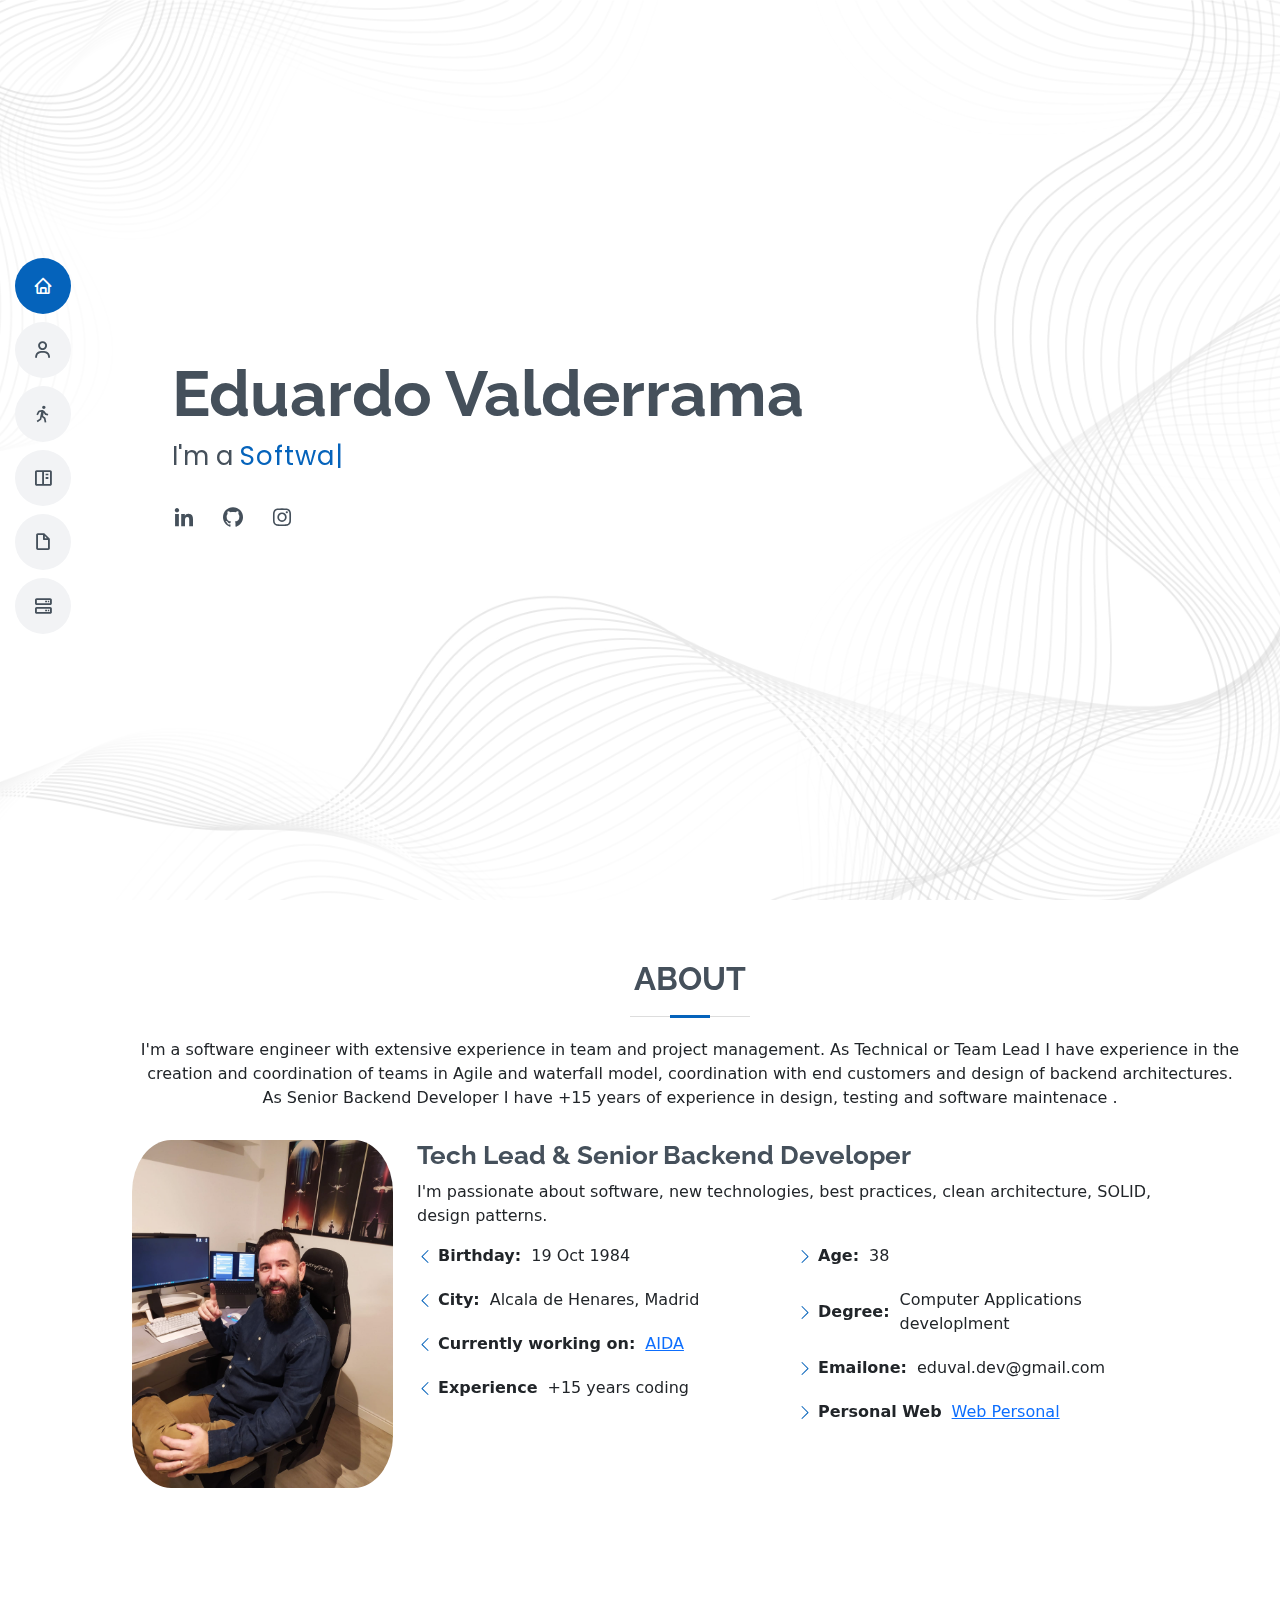
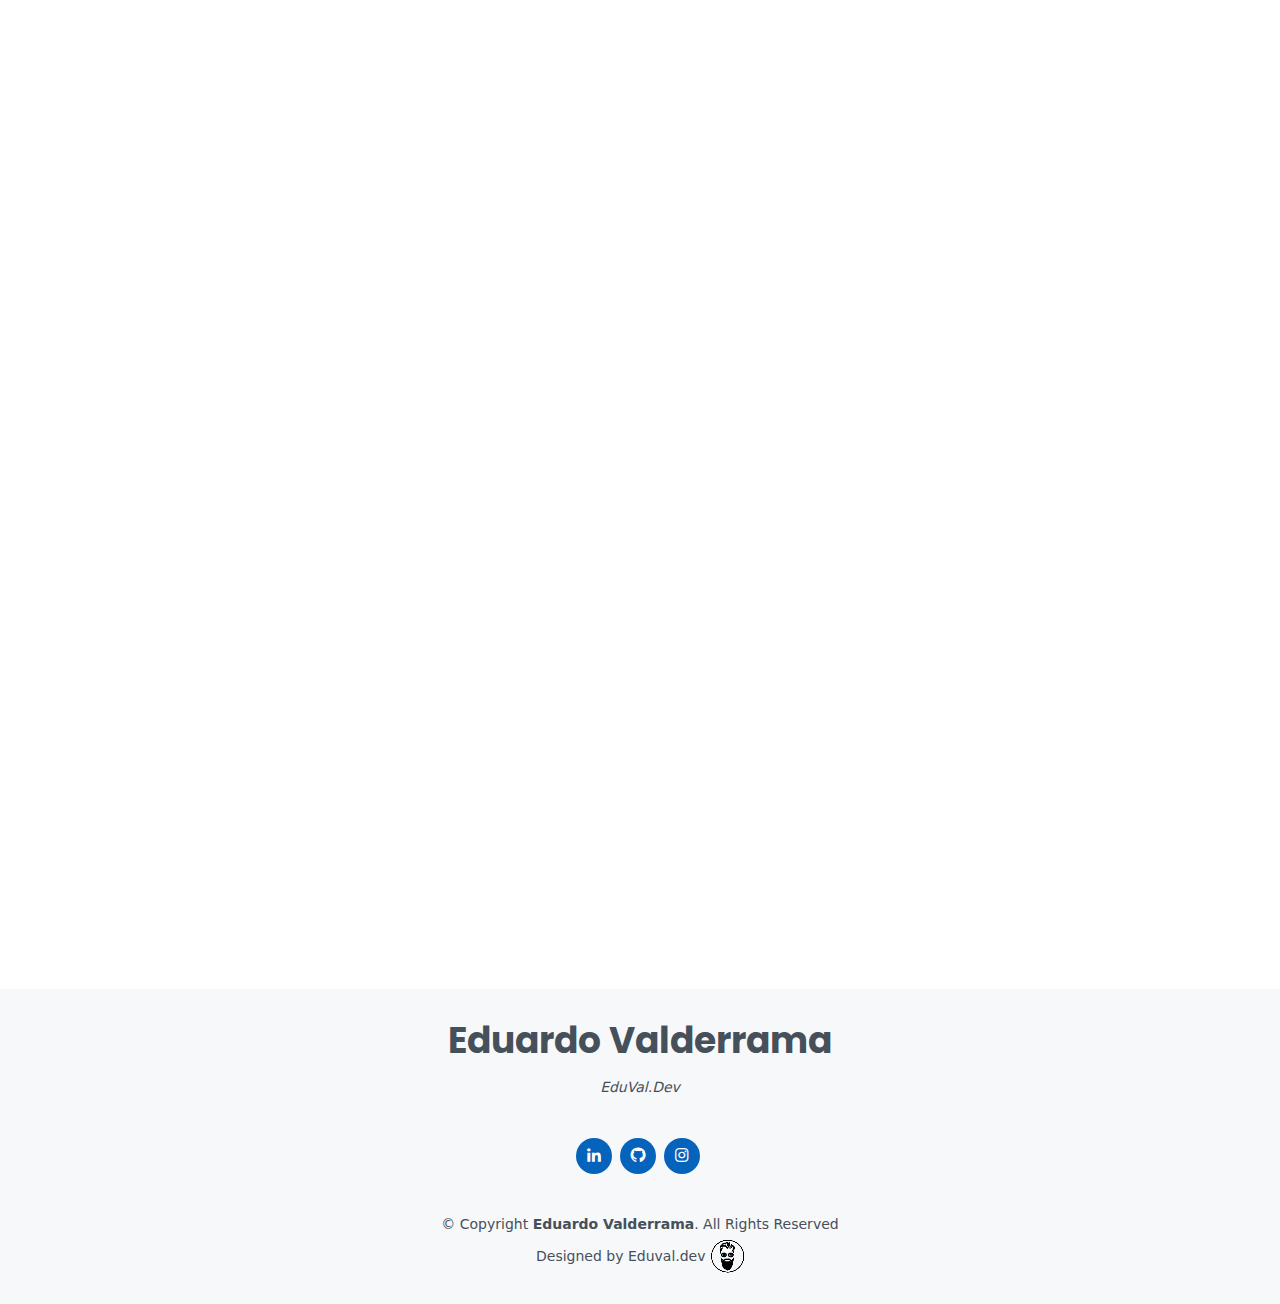
<file: index.html>
<!DOCTYPE html>
<html lang="en">

<head>
    <meta charset="utl-8">
    <meta content="width=device-width, intial-cale=1.0" name="viewport">

    <title>Eduardo Valderrama</title>
    <meta content="Portfolio profesional Eduardo Valderrama Murillo" name="description">    
    <meta content="Software Engineer portfolio of Eduardo Valderrama Murillo, Teach Lead, C#, FullStack, Backend Developer, Frontend Developer,HTML, CSS, JavaScript, Professional developer with more than 15 years of experience" name="keywords">

      <!-- Favicons -->
    <link href="assets/img/logoPeq.png" rel="icon"> 
    <link href="assets/img/logoPeq.png" rel="apple-touch-icon">   

    <!-- Google Fonts -->
    <link href="https://fonts.googleapis.com/css?family=Open+Sans:300,300i,400,400i,600,600i,700,700i|Raleway:300,300i,400,400i,500,500i,600,600i,700,700i|Poppins:300,300i,400,400i,500,500i,600,600i,700,700i" rel="stylesheet">
    
     <!-- CSS File -->
    <link href="assets/css/style.css" rel="stylesheet">

     <!-- Vendor CSS Files -->
    <link href="assets/vendor/aos/aos.css" rel="stylesheet"> 
    <link href="assets/vendor/bootstrap/css/bootstrap.min.css" rel="stylesheet"> 
    <link href="assets/vendor/bootstrap-icons/bootstrap-icons.css" rel="stylesheet">
    <link href="assets/vendor/boxicons/css/boxicons.min.css" rel="stylesheet">
    <link href="assets/vendor/glightbox/css/glightbox.min.css" rel="stylesheet">
    <link href="assets/vendor/swiper/swiper-bundle.min.css" rel="stylesheet">

</head>
<body>
    <!-- ======= Mobile nav toggle button ======= -->
    <!-- <button type="button" class="mobile-nav-toggle d-xl-none"><i class="bi bi-list mobile-nav-toggle"></i></button> -->
    <i class="bi bi-list mobile-nav-toggle d-lg-none"></i>
    <!-- ======= Header ======= -->
    <header id="header" class="d-flex flex-column justify-content-center">
      <!-- .nav-menu -->
      <nav id="navbar" class="navbar nav-menu">
        <ul>
          <li><a href="#hero" class="nav-link scrollto active"><i class="bx bx-home"></i> <span>Home</span></a></li>
          <li><a href="#about" class="nav-link scrollto"><i class="bx bx-user"></i> <span>About</span></a></li>
          <li><a href="#skills" class="nav-link scrollto"><i class="bx bx-walk"></i> <span>Skills</span></a></li>          
          <li><a href="#portfolio" class="nav-link scrollto"><i class="bx bx-book-content"></i> <span>Portfolio</span></a></li>   
          <li><a href="#resume" class="nav-link scrollto"><i class="bx bx-file-blank"></i> <span>Resume</span></a></li>       
          <li><a href="#testimonials" class="nav-link scrollto"><i class="bx bx-server"></i> <span>testimonials</span></a></li>
           <!--<li><a href="#contact" class="nav-link scrollto"><i class="bx bx-envelope"></i> <span>Contact</span></a></li>-->
        </ul>
      </nav>
    </header>

    <!-- ======= Hero Section ======= -->
    <section id="hero" class="d-flex flex-column justify-content-center">
      <div class="container" data-aos="zoom-in" data-aos-delay="100">
        <h1>Eduardo Valderrama</h1>
        <p>I'm a <span class="typed" data-typed-items="Software Engineer, Developer, Technical Lead, Team and Project Manager"></span></p>
        <div class="social-links">          
          <a href="https://www.linkedin.com/in/eduardovalderramamurillo/" class="linkedin"><i class="bx bxl-linkedin"></i></a>
          <a href="https://github.com/Eduval84" class="github"><i class="bx bxl-github"></i></a>
          <a href="https://www.instagram.com/eduval.dev/" class="instagram"><i class="bx bxl-instagram"></i></a>          
        </div>
      </div>
    </section>
  
    <main id="main">
  
      <!-- ======= About Section ======= -->
      <section id="about" class="about">
        <div class="container aos-init aos-animate" data-aos="fade-up">  
          <div class="section-title">
            <h2>About</h2>
            <p>I'm a software engineer with extensive experience in team and project management. As Technical or Team Lead I have experience in the creation and coordination of teams in Agile and waterfall model, 
              coordination with end customers and design of backend architectures. </p>
            <p>As Senior Backend Developer I have +15 years of experience in design, testing and software maintenace .</p>            
          </div>  
          <div class="row">
            <div class="col-lg-3" >
              <img src="assets/img/profile-img2.jpeg" class="img-fluid" alt="">
            </div>
            <div class="col-lg-8 pt-4 pt-lg-0 content">
              <h3>Tech Lead &amp; Senior Backend Developer                
              </h3>
              <p>I'm passionate about software, new technologies, best practices, clean architecture, SOLID, design patterns.</p>
              <div class="row">
                <div class="col-lg-6">
                  <ul>
                    <li><i class="bi bi-chevron-left"></i> <strong>Birthday:</strong> <span>19 Oct 1984</span></li>
                    <li><i class="bi bi-chevron-left"></i> <strong>City:</strong> <span>Alcala de Henares, Madrid</span></li>
                    <li><i class="bi bi-chevron-left"></i> <strong>Currently working on:</strong> <span> <a href="https://www.aidacanarias.com/en/welcome/">AIDA</a></span></li>
                    <li><i class="bi bi-chevron-left"></i> <strong>Experience</strong>+15 years coding<span></span></li>
                  </ul>
                </div>
                <div class="col-lg-6">
                  <ul>
                    <li><i class="bi bi-chevron-right"></i> <strong>Age:</strong> <span>38</span></li>
                    <li><i class="bi bi-chevron-right"></i> <strong>Degree:</strong> <span>Computer Applications developlment</span></li>
                    <li><i class="bi bi-chevron-right"></i> <strong>Emailone:</strong> <span>eduval.dev@gmail.com</span></li>  
                    <li><i class="bi bi-chevron-right"></i> <strong>Personal Web </strong> <span> <a href="https://www.eduval.dev/">Web Personal</a> </span></li>                  
                  </ul>
                </div>
              </div>              
            </div>
          </div>
  
        </div>
      </section> 
      
            <!-- ======= Portfolio Section ======= -->
      <section id="portfolio" class="portfolio section-bg">
        <div class="container" data-aos="fade-up">
  
          <div class="section-title">
            <h2>Portfolio</h2>
            <p>Some of the projects I have been involved in</p>
          </div>
  
          <div class="row">
            <div class="col-lg-12 d-flex justify-content-center" data-aos="fade-up" data-aos-delay="100">
              <ul id="portfolio-flters">
                <li data-filter="*" class="filter-active">All</li>
                <li data-filter=".filter-app">App</li>        
                <li data-filter=".filter-web">Web</li>
              </ul>
            </div>
          </div>
  
          <div class="row portfolio-container" data-aos="fade-up" data-aos-delay="200">
  
            <div class="col-lg-4 col-md-6 portfolio-item filter-app">
              <div class="portfolio-wrap">
                <img src="assets/img/portfolio/Waylet-1.jfif" class="img-fluid" alt="">
                <div class="portfolio-info">
                  <h4>Waylet</h4>
                  <p>App de pago y fidelización de Repsol.</p>
                  <div class="portfolio-links">                    
                    <a href="https://waylet.es/" class="portfolio-details-lightbox" data-glightbox="type: external" title="Waylet Details"><i class="bx bx-link"></i></a>
                  </div>
                </div>
              </div>
            </div>
  
            <div class="col-lg-4 col-md-6 portfolio-item filter-web">
              <div class="portfolio-wrap">
                <img src="assets/img/portfolio/CertificacionEnvios.jpg" class="img-fluid" alt="">
                <div class="portfolio-info">
                  <h4>Certificación de Envíos</h4>
                  <p>Plataforma Web para la certificación de envíos.</p>
                  <div class="portfolio-links">                    
                    <a href="https://www.cgpe.es/doc/CertificacionEnvios/ModeloComercializacion/ComercializacionServicios.pdf" class="portfolio-details-lightbox" data-glightbox="type: external" title="Certificacion de envíos Details"><i class="bx bx-link"></i></a>
                  </div>
                </div>
              </div>
            </div>     
            
            <div class="col-lg-4 col-md-6 portfolio-item filter-app">
              <div class="portfolio-wrap">
                <img src="assets/img/portfolio/TMS_Solred.jpg" class="img-fluid" alt="">
                <div class="portfolio-info">
                  <h4>TMS Solred</h4>
                  <p>Plataforma de medios de pago TMS SOLRED (REPSOL).</p>
                  <div class="portfolio-links">                    
                    <a href="http://alvic.net/en/products/petrol-stations/station/additional-modules/tms-solred-platform" class="portfolio-details-lightbox" data-glightbox="type: external" title="TMS Details"><i class="bx bx-link"></i></a>
                  </div>
                </div>
              </div>
            </div>
  
            <div class="col-lg-4 col-md-6 portfolio-item filter-web">
              <div class="portfolio-wrap">
                <img src="assets/img/portfolio/TrasladoDeCopias.jpg" class="img-fluid" alt="">
                <div class="portfolio-info">
                  <h4>Traslado de Copias</h4>
                  <p>Web para el traslado de copias para el consejo general de procuradores de España.</p>
                  <div class="portfolio-links">                    
                    <a href="https://www.cgpe.es/manuales-y-descargas-de-aplicaciones/traslado-de-copias/" class="portfolio-details-lightbox" data-glightbox="type: external" title="Portfolio Details"><i class="bx bx-link"></i></a>
                  </div>
                </div>
              </div>
            </div>
                
            <div class="col-lg-4 col-md-6 portfolio-item filter-web">
              <div class="portfolio-wrap">
                <img src="assets/img/portfolio/Muchoviaje.jpg" class="img-fluid" alt="">
                <div class="portfolio-info">
                  <h4>Muchoviaje</h4>
                  <p>Agencia de Viajes Web lider en el sector</p>
                  <div class="portfolio-links">                    
                    <a href="https://www.muchoviaje.com" ><i class="bx bx-link"></i></a>
                  </div>
                </div>
              </div>
            </div>

            <div class="col-lg-4 col-md-6 portfolio-item filter-app">
              <div class="portfolio-wrap">
                <img src="assets/img/portfolio/DocQuijote.jpg" class="img-fluid" alt="">
                <div class="portfolio-info">
                  <h4>DocQuijote</h4>
                  <p>Suite Documental.</p>
                  <div class="portfolio-links">                    
                    <a href="https://copimar.net/inicio/seguridad-software-hardware/software-docquijote/" class="portfolio-details-lightbox" data-glightbox="type: external" title="TMS Details"><i class="bx bx-link"></i></a>
                  </div>
                </div>
              </div>
            </div>
  
          </div>
  
        </div>
      </section><!--End Portfolio Section -->  
  
      <!-- ======= Skills Section ======= -->
      <section id="skills" class="skills section-bg">
        <div class="container" data-aos="fade-up">
  
          <div class="section-title">
            <h2>Skills</h2>
            <p>I am a backend developer,I haven`t problem going out of my comfort zone to learn new languages or frameworks. I have experience working with .Net Framework applications developed with Microsofot Visual Studio (versions 2003 to 2022). SQL, API Rest, HTML5, CSS, bootstrap, JavaScript, Angular, VUE, Distributed Version Control Systems (Git, SubVersion, TFS), Entity Framework.</p>
          </div>        

          <div class="skills__container aos-init aos-animate" data-aos="fade-up" data-aos-delay="100" data-aos-duration="1000">
            <div class="skills__item"><img src="assets/img/skills/csharp.png" alt="C# icon" class="skills__icon"><p class="skills__text"></p>C#</div>
            <div class="skills__item"><img src="assets/img/skills/java.png" alt="Java icon" class="skills__icon"><p class="skills__text"></p>Java</div>                 
            <div class="skills__item"><img src="assets/img/skills/Js.png" alt="JavaScript icon" class="skills__icon"><p class="skills__text"></p>JavaScript</div>
            <div class="skills__item"><img src="assets/img/skills/Ts.png" alt="TypeScript icon" class="skills__icon"><p class="skills__text"></p>TypeScript</div>
            <div class="skills__item"><img src="assets/img/skills/angular.png" alt="Angular icon" class="skills__icon"><p class="skills__text"></p>Angular</div>          
            <div class="skills__item"><img src="assets/img/skills/Html.png" alt="HTML icon" class="skills__icon"><p class="skills__text"></p>HTML</div>
            <div class="skills__item"><img src="assets/img/skills/css.png" alt="CSS icon" class="skills__icon"><p class="skills__text"></p>CSS</div>
            <div class="skills__item"><img src="assets/img/skills/SQL.png" alt="SQL Server icon" class="skills__icon"><p class="skills__text"></p>SQL Server</div>
            <div class="skills__item"><img src="assets/img/skills/mongodblogo-150x150.png" alt="Mongo DB icon" class="skills__icon"><p class="skills__text"></p>Mongo DB</div>
            <div class="skills__item"><img src="assets/img/skills/git.jfif" alt="Git icon" class="skills__icon"><p class="skills__text"></p>Git</div>   
            <div class="skills__item"><img src="assets/img/skills/AzureDevops.png" alt="Azure Devops icon" class="skills__icon"><p class="skills__text"></p>Azure Devops</div>   
            <div class="skills__item"><img src="assets/img/skills/docker.jfif" alt="Docker icon" class="skills__icon"><p class="skills__text"></p>Docker</div>
            <div class="skills__item"><img src="assets/img/skills/K8.png" alt="Kubernetes icon" class="skills__icon"><p class="skills__text"></p>Kubernetes</div>
            <div class="skills__item"><img src="assets/img/skills/Jira.jpg" alt="Jira icon" class="skills__icon"><p class="skills__text"></p>Jira</div>
            <div class="skills__item"><img src="assets/img/skills/Jenkins.png" alt="Jenkins icon" class="skills__icon"><p class="skills__text"></p>Jenkins</div>     
        </div>
      </section>
     
      <!-- ======= Testimonials Section ======= -->
      <section id="testimonials" class="testimonials section-bg">
        <div class="container" data-aos="fade-up">
  
          <div class="section-title">
            <h2>Testimonials</h2>
          </div>
  
          <div class="testimonials-slider swiper" data-aos="fade-up" data-aos-delay="80">
            <div class="swiper-wrapper">

              <div class="swiper-slide">
                <div class="testimonial-item">
                  <img src="assets/img/testimonials/DanielMerillas.jpeg" class="testimonial-img" alt="">
                  <h3>Daniel Merillas</h3>
                  <h4>Arquitecto Sharepoint/Microsoft 365 en Minsait</h4>
                  <p>
                    <i class="bx bxs-quote-alt-left quote-icon-left"></i>
                    Eduardo es un gran profesional con una dilatada experiencia en el ámbito de la programación. Siempre busca la solución adecuada para cada problema. Tiene un don para lidera equipos, sacando lo mejor de ellos y manteniendo los motivados.
                    <i class="bx bxs-quote-alt-right quote-icon-right"></i>
                  </p>
                </div>
              </div>

              
              <div class="swiper-slide">
                <div class="testimonial-item">
                  <img src="assets/img/testimonials/Mario.jpeg" class="testimonial-img" alt="">
                  <h3>Mario Méndez Diego</h3>
                  <h4>Team Leader at NTTDATA</h4>
                  <p>
                    <i class="bx bxs-quote-alt-left quote-icon-left"></i>
                    Como compañero Eduardo es una persona que se preocupa por la gente con la que trabaja intentando ayudar a crecer a todo el que esta a su cargo y en mi caso también no estándolo, ya que Eduardo es de las personas que hacen equipo, su curiosidad hace que siempre esté innovando buscando siempre la mejor solución a los problemas que se le plantean. 
                    <i class="bx bxs-quote-alt-right quote-icon-right"></i>
                  </p>
                </div>
              </div>

              <div class="swiper-slide">
                <div class="testimonial-item">
                  <img src="assets/img/testimonials/Carlos Alfaya.jpg" class="testimonial-img" alt="">
                  <h3>Carlos Alfaya Martinez</h3>
                  <h4>Gerente Responsable de Equipo en Minsait</h4>
                  <p>
                    <i class="bx bxs-quote-alt-left quote-icon-left"></i>
                    Eduardo es muy responsable, se involucra en los proyectos apoyando siempre a sus compañeros, es un trabajador eficiente. Tiene gran capacidad para sacar el trabajo adelante con un excelente rendimiento. Comprometido y proactivo, tiene una gran visión estratégica.
                    <i class="bx bxs-quote-alt-right quote-icon-right"></i>
                  </p>
                </div>
              </div>
  
              <div class="swiper-slide">
                <div class="testimonial-item">
                  <img src="assets/img/testimonials/testimonials-1.jpg" class="testimonial-img" alt="">
                  <h3>Aaron Peralo</h3>
                  <h4>Consultor Gestion de activos</h4>
                  <p>
                    <i class="bx bxs-quote-alt-left quote-icon-left"></i>
                    Eduardo es un gran profesional, tiene unos valores perfectos para el trabajo en equipo como comprensión, cooperación e implicación, también individualmente se esfuerza al 200% para que todo quede perfecto, sin duda es una persona que es de agradecer estar codo con codo.
                    <i class="bx bxs-quote-alt-right quote-icon-right"></i>
                  </p>
                </div>
              </div>
  
              <div class="swiper-slide">
                <div class="testimonial-item">
                  <img src="assets/img/testimonials/testimonials-2.jpg" class="testimonial-img" alt="">
                  <h3>Raúl Barriga López</h3>
                  <h4>Senior Experience Lead, Strategic Designer , Product & Service Design, Design Researcher</h4>
                  <p>
                    <i class="bx bxs-quote-alt-left quote-icon-left"></i>
                    He trabajado con Eduardo, pegandonos con el código y te facilita mucho las cosas, además tiene una gran curiosidad por aprender aunque no sea su campo. un buen compañero, hace el ambiente distendido, siempre con una sonrisa.
                    <i class="bx bxs-quote-alt-right quote-icon-right"></i>
                  </p>
                </div>
              </div>
  
              <div class="swiper-slide">
                <div class="testimonial-item">
                  <img src="assets/img/testimonials/testimonials-3.jpg" class="testimonial-img" alt="">
                  <h3>Samuel Sanchez Cruz</h3>
                  <h4>Técnico informático en ADIF - Dirección planificación de personal</h4>
                  <p>
                    <i class="bx bxs-quote-alt-left quote-icon-left"></i>
                    Eduardo es un trabajador comprometido con su trabajo, capaz de desempeñar cualquier tarea aunque suponga adquirir conocimientos en campos en los que no tiene experiencia. Tiene un alta capacidad de trabajar en grupo, capaz de generar buen ambiente. 
                    Recomendaria a Eduardo para desarrollo de nuevas aplicaciones en .Net.
                    <i class="bx bxs-quote-alt-right quote-icon-right"></i>
                  </p>
                </div>
              </div>
  
              <div class="swiper-slide">
                <div class="testimonial-item">
                  <img src="assets/img/testimonials/testimonials-4.jpg" class="testimonial-img" alt="">
                  <h3>Juan Benavides Romero</h3>
                  <h4>Chief Technology Officer en gibobs allbanks</h4>
                  <p>
                    <i class="bx bxs-quote-alt-left quote-icon-left"></i>
                    He trabajado con el durante casi 2 años y puedo decir que es un gran profesional. Es una persona que se adapta muy bien a cambios de tecnología y que aprende rápidamente nuevos procesos y metodologías. Además de lo anterior, es una persona con la que es fácil formar un grupo de trabajo y ya que anima al equipo, creando un buen ambiente de trabajo, que sumado a sus conocimientos y constancia en el trabajo, lo convierte en un gran profesional.
                    <i class="bx bxs-quote-alt-right quote-icon-right"></i>
                  </p>
                </div>
              </div>              
  
            </div>
            <div class="swiper-pagination"></div>
          </div>
  
        </div>
      </section>

      <!-- ======= Resume Section ======= -->
      <section id="resume" class="resume">
              <div class="container" data-aos="fade-up">
        
                <div class="section-title">
                  <h2>Resume</h2>            
                </div>
        
                <div class="row">
                  <div class="col-lg-6">
                    <h3 class="resume-title">Sumary</h3>
                    <div class="resume-item pb-0">
                      <h4>Eduardo Valderrama</h4>
                      <p>Innovative and quality-oriented software engineer, understanding the domain and customer needs with 15+ years of experience designing and developing user-centered software from initial concept to final and polished delivery.Experience in project and team management. Creation & support of high demand applications.</p>                
                      <ul>
                        <li>Alcala de Henares,Madrid , Spain</li>                  
                        <li>EduVal.dev@google.com</li>
                      </ul>
                    </div>          
                    <h3 class="resume-title">Education</h3>
                    <div class="resume-item">
                      <h4>Superior Degree of Computer Applications Development</h4>
                      <h5>2005 - 2007</h5>
                      <p><em>IES Alonso Avellaneda</em></p>                
                    </div>
                    <div class="resume-item">
                      <h4>Web application development with AngularJS</h4>
                      <h5>2016</h5>
                      <p><em>CampusMVP</em></p>                
                    </div>
                    <h3 class="resume-title">Language Proficiency</h3>
                    <div class="resume-item">
                      <h4>English</h4>
                      <h5>Professional working proficiency</h5>                         
                    </div>
                    <div class="resume-item">
                      <h4>Spanish</h4>
                      <h5>Native</h5>                             
                    </div>
                  </div>
                  <div class="col-lg-6">
                    <h3 class="resume-title">Professional Experience</h3>
                    <div class="resume-item">
                      <h4>Tech Lead</h4>
                      <h5>Jan 2022 - Present</h5>
                      <p><em><a href="https://www.linkedin.com/company/grupo-domingo-alonso/mycompany/verification/">Domingo Alonso Group</a></em></p>
                      <ul>
                        <li>Lead the design, development and implementation of Diler, the group's web sales assistant.</li>
                        <li>Develop tasks together with the other members of the development team and advise on all aspects of the project. </li>
                        <li>Oversee the evaluation and career development of all team members..</li>
                        <li>Define together with the rest of the Tech Leads the quality standard to be followed by the company, the technological roadmap and review/improve existing processes .</li>
                      </ul>
                    </div>
                    <div class="resume-item">
                      <h4>Team Lead</h4>
                      <h5>Mar 2017 - Jan 2022</h5>
                      <p><em><a href="https://www.linkedin.com/company/ntt-data-europe-latam/">NTT DATA Europe & Latam</a></em></p>
                      <ul>
                        <li>Management of requirements, scope, deadlines, equipment, and quality of software developments.</li>
                        <li>Productivity control, effort estimation and knowledge transfer (functional, technical, and methodological) to the development team.</li>
                        <li>Ensure code/design/architecture reviews happen on teams and that work follows established best practices and standards. </li>
                        <li>Manage Support Team with 24 * 7 servic</li>
                      </ul>
                    </div>
                    <div class="resume-item">
                      <h4>Senior Engineer</h4>
                      <h5>Feb 2016 - Oct 2016</h5>
                      <p><em>DocQuijote</em></p>
                      <ul>
                        <li>Requirements gathering, analysis of the current application to perform the development and migration to a more modern DDD architecture and in the cloud..</li>              
                      </ul>
                    </div>
                    <div class="resume-item">
                      <h4>Senior Engineer</h4>
                      <h5>Oct 2015 - Feb 2016</h5>
                      <p><em>Grupo Marzo</em></p>
                      <ul>
                        <li>Senior Developer for <a href="https://www.linkedin.com/search/results/all/?heroEntityKey=urn%3Ali%3Aorganization%3A10187994&keywords=atresmedia&origin=RICH_QUERY_SUGGESTION&position=0&searchId=c8854c48-d1f8-4b67-a0bc-59f91854913a&sid=XD1">Atresmedia.</a></li>              
                      </ul>
                    </div>
                    <div class="resume-item">
                      <h4>Engineer - Senior Engineer</h4>
                      <h5>Sept 2012 - Aug 2015</h5>
                      <p><em>Nextel engineering Systems (Technology Consulting)</em></p>
                      <ul>
                        <li>Developer for clients such as <a href="https://www.linkedin.com/company/indra/">Indra</a>, <a href="https://www.linkedin.com/company/dragados-sa/">Dragados</a>, <a href="https://www.linkedin.com/company/indra/">Indra</a>, <a href="https://www.linkedin.com/company/procuradores/">Consejo General de Procuradores de España</a>, <a href="https://www.linkedin.com/company/acs-solutions/">ACS</a></li>              
                      </ul>
                    </div>
                    <div class="resume-item">
                      <h4>Engineer </h4>
                      <h5>Oct 2007 - Jul 2009</h5>
                      <p><em><a href="https://www.linkedin.com/company/muchoviaje/">Muchoviaje</a></em></p>
                      <ul>
                        <li>Web developer for the number 1 travel agency in the market.</a></li>              
                      </ul>
                    </div>
                  </div>
                </div>
        
              </div>
      </section><!-- End Resume Section -->
  
      <!-- ======= Contact Section ======= 
      <section id="contact" class="contact">
        <div class="container" data-aos="fade-up">
  
          <div class="section-title">
            <h2>Contact</h2>
          </div>
  
          <div class="row mt-1">
  
            <div class="col-lg-4">
              <div class="info">
                <div class="address">
                  <i class="bi bi-geo-alt"></i>
                  <h4>Location:</h4>
                  <p>Alcala de Henares, Madrid, 28806</p>
                </div>
  
                <div class="email">
                  <i class="bi bi-envelope"></i>
                  <h4>Email:</h4>
                  <p>eduval.dev@gmail.com</p>
                </div>                
  
              </div>
  
            </div>
  
            <div class="col-lg-8 mt-5 mt-lg-0">
  
              <form action="mailto:eduval.dev@gmail.com" method="GET">
                <div class="row">
                  <div class="col-md-6 form-group">
                    <input type="text" name="name" class="form-control" id="name" placeholder="Your Name" required>
                  </div>
                  <div class="col-md-6 form-group mt-3 mt-md-0">
                    <input type="email" class="form-control" name="email" id="email" placeholder="Your Email" required>
                  </div>
                </div>
                <div class="form-group mt-3">
                  <input type="text" class="form-control" name="subject" id="subject" placeholder="Subject" required>
                </div>
                <div class="form-group mt-3">
                  <textarea class="form-control" name="body" rows="5" placeholder="Message" required></textarea>
                </div>    
                <div class="form-group mt-3">
                  <div class="text-center"><input target="_blank" class="btn btn-primary" type="submit" value="Send Email" /></div>
                </div>            
                
              </form>                 
            </div>
  
          </div>
  
        </div>
      </section>-->
  
    </main>
  
    <!-- ======= Footer ======= -->
    <footer id="footer">
      <div class="container">
        <h3>Eduardo Valderrama </h3>
        <p>EduVal.Dev</p>
        <div class="social-links">          
          <a href="https://www.linkedin.com/in/eduardovalderramamurillo/" class="linkedin"><i class="bx bxl-linkedin"></i></a>
          <a href="https://github.com/Eduval84" class="github"><i class="bx bxl-github"></i></a>
          <a href="https://www.instagram.com/eduval.dev/" class="instagram"><i class="bx bxl-instagram"></i></a>          
        </div>
        <div class="copyright">
          &copy; Copyright <strong><span>Eduardo Valderrama</span></strong>. All Rights Reserved
        </div>                 
          <a>Designed by Eduval.dev <img src="assets/img/logoPeq.png" alt="eduval.dev logo"></a>            
        </div>
      </div>
    </footer>
  
    <div id="preloader"></div>
    <a href="#" class="back-to-top d-flex align-items-center justify-content-center"><i class="bi bi-arrow-up-short"></i></a>
  
    <!-- Vendor JS Files -->
    <script src="assets/vendor/purecounter/purecounter_vanilla.js"></script>
    <script src="assets/vendor/aos/aos.js"></script>
    <script src="assets/vendor/bootstrap/js/bootstrap.bundle.min.js"></script>
    <script src="assets/vendor/glightbox/js/glightbox.min.js"></script>
    <script src="assets/vendor/isotope-layout/isotope.pkgd.min.js"></script>
    <script src="assets/vendor/swiper/swiper-bundle.min.js"></script>
    <script src="assets/vendor/typed.js/typed.min.js"></script>
    <script src="assets/vendor/waypoints/noframework.waypoints.js"></script>
    <script src="assets/vendor/php-email-form/validate.js"></script>
  
    <!-- Template Main JS File -->
    <script src="assets/js/main.js"></script>
  
  </body>  
  </html>
</file>
<file: assets/css/style.css>
/**
* Template Name: MyResume - v4.9.0
* Template URL: https://bootstrapmade.com/free-html-bootstrap-template-my-resume/
* Author: BootstrapMade.com
* License: https://bootstrapmade.com/license/
*/

/*--------------------------------------------------------------
# General
--------------------------------------------------------------*/
body {
  font-family: "Open Sans", sans-serif;
  color: #272829;
}

a {
  color: #0563bb;
  text-decoration: none;
}

a:hover {
  color: #067ded;
  text-decoration: none;
}

h1,
h2,
h3,
h4,
h5,
h6 {
  font-family: "Raleway", sans-serif;
}

/*--------------------------------------------------------------
# Back to top button
--------------------------------------------------------------*/
.back-to-top {
  position: fixed;
  visibility: hidden;
  opacity: 0;
  right: 15px;
  bottom: 15px;
  z-index: 996;
  background: #0563bb;
  width: 40px;
  height: 40px;
  border-radius: 50px;
  transition: all 0.4s;
}

.back-to-top i {
  font-size: 28px;
  color: #fff;
  line-height: 0;
}

.back-to-top:hover {
  background: #0678e3;
  color: #fff;
}

.back-to-top.active {
  visibility: visible;
  opacity: 1;
}

/*--------------------------------------------------------------
# Preloader
--------------------------------------------------------------*/
#preloader {
  position: fixed;
  top: 0;
  left: 0;
  right: 0;
  bottom: 0;
  z-index: 9999;
  overflow: hidden;
  background: #fff;
}

#preloader:before {
  content: "";
  position: fixed;
  top: calc(50% - 30px);
  left: calc(50% - 30px);
  border: 6px solid #0563bb;
  border-top-color: #fff;
  border-bottom-color: #fff;
  border-radius: 50%;
  width: 60px;
  height: 60px;
  -webkit-animation: animate-preloader 1s linear infinite;
  animation: animate-preloader 1s linear infinite;
}

@-webkit-keyframes animate-preloader {
  0% {
    transform: rotate(0deg);
  }

  100% {
    transform: rotate(360deg);
  }
}

@keyframes animate-preloader {
  0% {
    transform: rotate(0deg);
  }

  100% {
    transform: rotate(360deg);
  }
}

/*--------------------------------------------------------------
# Disable aos animation delay on mobile devices
--------------------------------------------------------------*/
@media screen and (max-width: 768px) {
  [data-aos-delay] {
    transition-delay: 0 !important;
  }
}

/*--------------------------------------------------------------
# Header
--------------------------------------------------------------*/
#header {
  position: fixed;
  top: 0;
  left: 0;
  bottom: 0;
  z-index: 9997;
  transition: all 0.5s;
  padding: 15px;
  overflow-y: auto;
}

@media (max-width: 992px) {
  #header {
    width: 300px;
    background: #fff;
    border-right: 1px solid #e6e9ec;
    left: -300px;
  }
}

@media (min-width: 992px) {
  #main {
    margin-left: 100px;
  }
}

/*--------------------------------------------------------------
# Navigation Menu
--------------------------------------------------------------*/
/**
* Desktop Navigation 
*/
.nav-menu {
  padding: 0;
  display: block;
}

.nav-menu * {
  margin: 0;
  padding: 0;
  list-style: none;
}

.nav-menu>ul>li {
  position: relative;
  white-space: nowrap;
}

.nav-menu a,
.nav-menu a:focus {
  display: flex;
  align-items: center;
  color: #45505b;
  padding: 10px 18px;
  margin-bottom: 8px;
  transition: 0.3s;
  font-size: 15px;
  border-radius: 50px;
  background: #f2f3f5;
  height: 56px;
  width: 100%;
  overflow: hidden;
  transition: 0.3s;
}

.nav-menu a i,
.nav-menu a:focus i {
  font-size: 20px;
}

.nav-menu a span,
.nav-menu a:focus span {
  padding: 0 5px 0 7px;
  color: #45505b;
}

@media (min-width: 992px) {

  .nav-menu a,
  .nav-menu a:focus {
    width: 56px;
  }

  .nav-menu a span,
  .nav-menu a:focus span {
    display: none;
    color: #fff;
  }
}

.nav-menu a:hover,
.nav-menu .active,
.nav-menu .active:focus,
.nav-menu li:hover>a {
  color: #fff;
  background: #0563bb;
}

.nav-menu a:hover span,
.nav-menu .active span,
.nav-menu .active:focus span,
.nav-menu li:hover>a span {
  color: #fff;
}

.nav-menu a:hover,
.nav-menu li:hover>a {
  width: 100%;
  color: #fff;
}

.nav-menu a:hover span,
.nav-menu li:hover>a span {
  display: block;
}

/**
* Mobile Navigation 
*/
.mobile-nav-toggle {
  position: fixed;
  right: 10px;
  top: 10px;
  z-index: 9998;
  border: 0;
  background: none;
  font-size: 28px;
  transition: all 0.4s;
  outline: none !important;
  line-height: 0;
  cursor: pointer;
  border-radius: 50px;
  padding: 5px;
}

.mobile-nav-toggle i {
  color: #45505b;
}

.mobile-nav-active {
  overflow: hidden;
}

.mobile-nav-active #header {
  left: 0;
}

.mobile-nav-active .mobile-nav-toggle {
  color: #fff;
  background-color: #0563bb;
}

/*--------------------------------------------------------------
# Hero Section
--------------------------------------------------------------*/
#hero {
  width: 100%;
  height: 100vh;
  background: url("../img/hero-bg.jpg") top right no-repeat;
  background-size: cover;
  position: relative;
}

@media (min-width: 992px) {
  #hero {
    padding-left: 160px;
  }
}

#hero:before {
  content: "";
  background: rgba(255, 255, 255, 0.8);
  position: absolute;
  bottom: 0;
  top: 0;
  left: 0;
  right: 0;
}

#hero h1 {
  margin: 0;
  font-size: 64px;
  font-weight: 700;
  line-height: 56px;
  color: #45505b;
}

#hero p {
  color: #45505b;
  margin: 15px 0 0 0;
  font-size: 26px;
  font-family: "Poppins", sans-serif;
}

#hero p span {
  color: #0563bb;
  letter-spacing: 1px;
}

#hero .social-links {
  margin-top: 30px;
}

#hero .social-links a {
  font-size: 24px;
  display: inline-block;
  color: #45505b;
  line-height: 1;
  margin-right: 20px;
  transition: 0.3s;
}

#hero .social-links a:hover {
  color: #0563bb;
}

@media (max-width: 992px) {
  #hero {
    text-align: center;
  }

  #hero h1 {
    font-size: 32px;
    line-height: 36px;
  }

  #hero p {
    margin-top: 10px;
    font-size: 20px;
    line-height: 24px;
  }
}

/*--------------------------------------------------------------
# Sections General
--------------------------------------------------------------*/
section {
  padding: 60px 0;
  overflow: hidden;
}

.section-title {
  text-align: center;
  padding-bottom: 30px;
}

.section-title h2 {
  font-size: 32px;
  font-weight: bold;
  text-transform: uppercase;
  margin-bottom: 20px;
  padding-bottom: 20px;
  position: relative;
  color: #45505b;
}

.section-title h2::before {
  content: "";
  position: absolute;
  display: block;
  width: 120px;
  height: 1px;
  background: #ddd;
  bottom: 1px;
  left: calc(50% - 60px);
}

.section-title h2::after {
  content: "";
  position: absolute;
  display: block;
  width: 40px;
  height: 3px;
  background: #0563bb;
  bottom: 0;
  left: calc(50% - 20px);
}

.section-title p {
  margin-bottom: 0;
}

/*--------------------------------------------------------------
# About
--------------------------------------------------------------*/
img.img-fluid {
  overflow: hidden;
  border-radius: 15%;
}

.about .content h3 {
  font-weight: 700;
  font-size: 26px;
  color: #45505b;
}

.about .content ul {
  list-style: none;
  padding: 0;
}

.about .content ul li {
  margin-bottom: 20px;
  display: flex;
  align-items: center;
}

.about .content ul strong {
  margin-right: 10px;
}

.about .content ul i {
  font-size: 16px;
  margin-right: 5px;
  color: #0563bb;
  line-height: 0;
}

.about .content p:last-child {
  margin-bottom: 0;
}

/*--------------------------------------------------------------
# Facts
--------------------------------------------------------------*/
.facts .count-box {
  padding: 30px 30px 25px 30px;
  margin-top: 30px;
  width: 100%;
  position: relative;
  text-align: center;
  background: #fff;
}

.facts .count-box i {
  position: absolute;
  top: -25px;
  left: 50%;
  transform: translateX(-50%);
  font-size: 24px;
  background: #0563bb;
  color: #fff;
  border-radius: 50px;
  display: inline-flex;
  align-items: center;
  justify-content: center;
  width: 48px;
  height: 48px;
}

.facts .count-box span {
  font-size: 36px;
  display: block;
  font-weight: 600;
  color: #011426;
}

.facts .count-box p {
  padding: 0;
  margin: 0;
  font-family: "Raleway", sans-serif;
  font-size: 14px;
}

/*--------------------------------------------------------------
# Skills
--------------------------------------------------------------*/

.skills__text {
  color: #45505b;
  font-size: 2rem;
  text-transform: uppercase;
  letter-spacing: .4rem;
  text-align: center;
  position: relative;
}

.skills__container {
  display: flex;
  justify-content: center;
  flex-wrap: wrap;
  gap: 1rem;
}

.skills__item {
  width: 12rem;
  padding: 1rem;
  display: flex;
  flex-direction: column;
  justify-content: center;
  align-items: center;
  transition: all .3s;
  border: 1px solid transparent;
}

.skills .progress {
  height: 60px;
  display: block;
  background: none;
  border-radius: 0;
}

.skills__icon {
  width: 8.5rem;
  height: 8.5rem;
}

.skills .progress .skill {
  padding: 10px 0;
  margin: 0;
  text-transform: uppercase;
  display: block;
  font-weight: 600;
  font-family: "Poppins", sans-serif;
  color: #45505b;
}

.skills .progress .skill .val {
  float: right;
  font-style: normal;
}

.skills .progress-bar-wrap {
  background: #f2f3f5;
}

.skills .progress-bar {
  width: 1px;
  height: 10px;
  transition: 0.9s;
  background-color: #0563bb;
}

/*--------------------------------------------------------------
# Resume
--------------------------------------------------------------*/
.resume .resume-title {
  font-size: 26px;
  font-weight: 700;
  margin-top: 20px;
  margin-bottom: 20px;
  color: #45505b;
}

.resume .resume-item {
  padding: 0 0 20px 20px;
  margin-top: -2px;
  border-left: 2px solid #0563bb;
  position: relative;
}

.resume .resume-item h4 {
  line-height: 18px;
  font-size: 18px;
  font-weight: 600;
  text-transform: uppercase;
  font-family: "Poppins", sans-serif;
  color: #0563bb;
  margin-bottom: 10px;
}

.resume .resume-item h5 {
  font-size: 16px;
  background: #f7f8f9;
  padding: 5px 15px;
  display: inline-block;
  font-weight: 600;
  margin-bottom: 10px;
}

.resume .resume-item ul {
  padding-left: 20px;
}

.resume .resume-item ul li {
  padding-bottom: 10px;
}

.resume .resume-item:last-child {
  padding-bottom: 0;
}

.resume .resume-item::before {
  content: "";
  position: absolute;
  width: 16px;
  height: 16px;
  border-radius: 50px;
  left: -9px;
  top: 0;
  background: #fff;
  border: 2px solid #0563bb;
}

/*--------------------------------------------------------------
# Portfolio
--------------------------------------------------------------*/
.portfolio .portfolio-item {
  margin-bottom: 30px;
}

.portfolio #portfolio-flters {
  padding: 0;
  margin: 0 auto 25px auto;
  list-style: none;
  text-align: center;
  background: #fff;
  border-radius: 50px;
  padding: 2px 15px;
}

.portfolio #portfolio-flters li {
  cursor: pointer;
  display: inline-block;
  padding: 10px 15px;
  font-size: 14px;
  font-weight: 600;
  line-height: 1;
  text-transform: uppercase;
  color: #272829;
  margin-bottom: 5px;
  transition: all 0.3s ease-in-out;
}

.portfolio #portfolio-flters li:hover,
.portfolio #portfolio-flters li.filter-active {
  color: #0563bb;
}

.portfolio #portfolio-flters li:last-child {
  margin-right: 0;
}

.portfolio .portfolio-wrap {
  transition: 0.3s;
  position: relative;
  overflow: hidden;
  z-index: 1;
  background: rgba(69, 80, 91, 0.8);
}

.portfolio .portfolio-wrap::before {
  content: "";
  background: rgba(255, 255, 255, 0.7);
  position: absolute;
  left: 30px;
  right: 30px;
  top: 30px;
  bottom: 30px;
  transition: all ease-in-out 0.3s;
  z-index: 2;
  opacity: 0;
}

.portfolio .portfolio-wrap .portfolio-info {
  opacity: 0;
  position: absolute;
  top: 0;
  left: 0;
  right: 0;
  bottom: 0;
  text-align: center;
  z-index: 3;
  transition: all ease-in-out 0.3s;
  display: flex;
  flex-direction: column;
  justify-content: center;
  align-items: center;
}

.portfolio .portfolio-wrap .portfolio-info::before {
  display: block;
  content: "";
  width: 48px;
  height: 48px;
  position: absolute;
  top: 35px;
  left: 35px;
  border-top: 3px solid #d7dce1;
  border-left: 3px solid #d7dce1;
  transition: all 0.5s ease 0s;
  z-index: 9994;
}

.portfolio .portfolio-wrap .portfolio-info::after {
  display: block;
  content: "";
  width: 48px;
  height: 48px;
  position: absolute;
  bottom: 35px;
  right: 35px;
  border-bottom: 3px solid #d7dce1;
  border-right: 3px solid #d7dce1;
  transition: all 0.5s ease 0s;
  z-index: 9994;
}

.portfolio .portfolio-wrap .portfolio-info h4 {
  font-size: 20px;
  color: #45505b;
  font-weight: 600;
}

.portfolio .portfolio-wrap .portfolio-info p {
  color: #45505b;
  font-size: 14px;
  text-transform: uppercase;
  padding: 0;
  margin: 0;
}

.portfolio .portfolio-wrap .portfolio-links {
  text-align: center;
  z-index: 4;
}

.portfolio .portfolio-wrap .portfolio-links a {
  color: #45505b;
  margin: 0 2px;
  font-size: 28px;
  display: inline-block;
  transition: 0.3s;
}

.portfolio .portfolio-wrap .portfolio-links a:hover {
  color: #148af9;
}

.portfolio .portfolio-wrap:hover::before {
  top: 0;
  left: 0;
  right: 0;
  bottom: 0;
  opacity: 1;
}

.portfolio .portfolio-wrap:hover .portfolio-info {
  opacity: 1;
}

.portfolio .portfolio-wrap:hover .portfolio-info::before {
  top: 15px;
  left: 15px;
}

.portfolio .portfolio-wrap:hover .portfolio-info::after {
  bottom: 15px;
  right: 15px;
}

/*--------------------------------------------------------------
# Portfolio Details
--------------------------------------------------------------*/
.portfolio-details {
  padding-top: 40px;
}

.portfolio-details .portfolio-details-slider img {
  width: 100%;
}

.portfolio-details .portfolio-details-slider .swiper-pagination {
  margin-top: 20px;
  position: relative;
}

.portfolio-details .portfolio-details-slider .swiper-pagination .swiper-pagination-bullet {
  width: 12px;
  height: 12px;
  background-color: #fff;
  opacity: 1;
  border: 1px solid #0563bb;
}

.portfolio-details .portfolio-details-slider .swiper-pagination .swiper-pagination-bullet-active {
  background-color: #0563bb;
}

.portfolio-details .portfolio-info {
  padding: 30px;
  box-shadow: 0px 0 30px rgba(69, 80, 91, 0.08);
}

.portfolio-details .portfolio-info h3 {
  font-size: 22px;
  font-weight: 700;
  margin-bottom: 20px;
  padding-bottom: 20px;
  border-bottom: 1px solid #eee;
}

.portfolio-details .portfolio-info ul {
  list-style: none;
  padding: 0;
  font-size: 15px;
}

.portfolio-details .portfolio-info ul li+li {
  margin-top: 10px;
}

.portfolio-details .portfolio-description {
  padding-top: 30px;
}

.portfolio-details .portfolio-description h2 {
  font-size: 26px;
  font-weight: 700;
  margin-bottom: 20px;
}

.portfolio-details .portfolio-description p {
  padding: 0;
}

/*--------------------------------------------------------------
# Services
--------------------------------------------------------------*/
.services .icon-box {
  text-align: center;
  padding: 70px 20px 80px 20px;
  transition: all ease-in-out 0.3s;
  background: #fff;
  box-shadow: 0px 5px 90px 0px rgba(110, 123, 131, 0.05);
}

.services .icon-box .icon {
  margin: 0 auto;
  width: 100px;
  height: 100px;
  display: flex;
  align-items: center;
  justify-content: center;
  transition: ease-in-out 0.3s;
  position: relative;
}

.services .icon-box .icon i {
  font-size: 36px;
  transition: 0.5s;
  position: relative;
}

.services .icon-box .icon svg {
  position: absolute;
  top: 0;
  left: 0;
}

.services .icon-box .icon svg path {
  transition: 0.5s;
  fill: #f5f5f5;
}

.services .icon-box h4 {
  font-weight: 600;
  margin: 10px 0 15px 0;
  font-size: 22px;
}

.services .icon-box h4 a {
  color: #45505b;
  transition: ease-in-out 0.3s;
}

.services .icon-box p {
  line-height: 24px;
  font-size: 14px;
  margin-bottom: 0;
}

.services .icon-box:hover {
  border-color: #fff;
  box-shadow: 0px 0 35px 0 rgba(0, 0, 0, 0.08);
}

.services .iconbox-blue i {
  color: #47aeff;
}

.services .iconbox-blue:hover .icon i {
  color: #fff;
}

.services .iconbox-blue:hover .icon path {
  fill: #47aeff;
}

.services .iconbox-orange i {
  color: #ffa76e;
}

.services .iconbox-orange:hover .icon i {
  color: #fff;
}

.services .iconbox-orange:hover .icon path {
  fill: #ffa76e;
}

.services .iconbox-pink i {
  color: #e80368;
}

.services .iconbox-pink:hover .icon i {
  color: #fff;
}

.services .iconbox-pink:hover .icon path {
  fill: #e80368;
}

.services .iconbox-yellow i {
  color: #ffbb2c;
}

.services .iconbox-yellow:hover .icon i {
  color: #fff;
}

.services .iconbox-yellow:hover .icon path {
  fill: #ffbb2c;
}

.services .iconbox-red i {
  color: #ff5828;
}

.services .iconbox-red:hover .icon i {
  color: #fff;
}

.services .iconbox-red:hover .icon path {
  fill: #ff5828;
}

.services .iconbox-teal i {
  color: #11dbcf;
}

.services .iconbox-teal:hover .icon i {
  color: #fff;
}

.services .iconbox-teal:hover .icon path {
  fill: #11dbcf;
}

/*--------------------------------------------------------------
# Testimonials
--------------------------------------------------------------*/
.testimonials .section-header {
  margin-bottom: 40px;
}

.testimonials .testimonials-carousel,
.testimonials .testimonials-slider {
  overflow: hidden;
}

.testimonials .testimonial-item {
  text-align: center;
}

.testimonials .testimonial-item .testimonial-img {
  width: 120px;
  border-radius: 50%;
  border: 4px solid #fff;
  margin: 0 auto;
}

.testimonials .testimonial-item h3 {
  font-size: 20px;
  font-weight: bold;
  margin: 10px 0 5px 0;
  color: #111;
}

.testimonials .testimonial-item h4 {
  font-size: 14px;
  color: #999;
  margin: 0 0 15px 0;
}

.testimonials .testimonial-item .quote-icon-left,
.testimonials .testimonial-item .quote-icon-right {
  color: #90c8fc;
  font-size: 26px;
}

.testimonials .testimonial-item .quote-icon-left {
  display: inline-block;
  left: -5px;
  position: relative;
}

.testimonials .testimonial-item .quote-icon-right {
  display: inline-block;
  right: -5px;
  position: relative;
  top: 10px;
}

.testimonials .testimonial-item p {
  font-style: italic;
  margin: 0 auto 15px auto;
}

.testimonials .swiper-pagination {
  margin-top: 20px;
  position: relative;
}

.testimonials .swiper-pagination .swiper-pagination-bullet {
  width: 12px;
  height: 12px;
  background-color: #fff;
  opacity: 1;
  border: 1px solid #0563bb;
}

.testimonials .swiper-pagination .swiper-pagination-bullet-active {
  background-color: #0563bb;
}

@media (min-width: 992px) {
  .testimonials .testimonial-item p {
    width: 80%;
  }
}

/*--------------------------------------------------------------
# Contact
--------------------------------------------------------------*/
.contact .info {
  width: 100%;
  background: #fff;
}

.contact .info i {
  font-size: 20px;
  color: #0563bb;
  float: left;
  width: 44px;
  height: 44px;
  background: #eef7ff;
  display: flex;
  justify-content: center;
  align-items: center;
  border-radius: 50px;
  transition: all 0.3s ease-in-out;
}

.contact .info h4 {
  padding: 0 0 0 60px;
  font-size: 22px;
  font-weight: 600;
  margin-bottom: 5px;
  color: #45505b;
}

.contact .info p {
  padding: 0 0 0 60px;
  margin-bottom: 0;
  font-size: 14px;
  color: #728394;
}

.contact .info .email,
.contact .info .phone {
  margin-top: 40px;
}

.contact .info .email:hover i,
.contact .info .address:hover i,
.contact .info .phone:hover i {
  background: #0563bb;
  color: #fff;
}

.contact .php-email-form {
  width: 100%;
  background: #fff;
}

.contact .php-email-form .form-group {
  padding-bottom: 8px;
}

.contact .php-email-form .error-message {
  display: none;
  color: #fff;
  background: #ed3c0d;
  text-align: left;
  padding: 15px;
  font-weight: 600;
}

.contact .php-email-form .error-message br+br {
  margin-top: 25px;
}

.contact .php-email-form .sent-message {
  display: none;
  color: #fff;
  background: #18d26e;
  text-align: center;
  padding: 15px;
  font-weight: 600;
}

.contact .php-email-form .loading {
  display: none;
  background: #fff;
  text-align: center;
  padding: 15px;
}

.contact .php-email-form .loading:before {
  content: "";
  display: inline-block;
  border-radius: 50%;
  width: 24px;
  height: 24px;
  margin: 0 10px -6px 0;
  border: 3px solid #18d26e;
  border-top-color: #eee;
  -webkit-animation: animate-loading 1s linear infinite;
  animation: animate-loading 1s linear infinite;
}

.contact .php-email-form input,
.contact .php-email-form textarea {
  border-radius: 4px;
  box-shadow: none;
  font-size: 14px;
}

.contact .php-email-form input {
  height: 44px;
}

.contact .php-email-form textarea {
  padding: 10px 12px;
}

.contact .php-email-form button[type=submit] {
  background: #0563bb;
  border: 0;
  padding: 10px 35px;
  color: #fff;
  transition: 0.4s;
  border-radius: 50px;
}

.contact .php-email-form button[type=submit]:hover {
  background: #0678e3;
}

@-webkit-keyframes animate-loading {
  0% {
    transform: rotate(0deg);
  }

  100% {
    transform: rotate(360deg);
  }
}

@keyframes animate-loading {
  0% {
    transform: rotate(0deg);
  }

  100% {
    transform: rotate(360deg);
  }
}

/*--------------------------------------------------------------
# Footer
--------------------------------------------------------------*/
#footer {
  background: #f7f8f9;
  color: #45505b;
  font-size: 14px;
  text-align: center;
  padding: 30px 0;
}

#footer h3 {
  font-size: 36px;
  font-weight: 700;
  position: relative;
  font-family: "Poppins", sans-serif;
  padding: 0;
  margin: 0 0 15px 0;
}

#footer p {
  font-size: 15;
  font-style: italic;
  padding: 0;
  margin: 0 0 40px 0;
}

#footer .social-links {
  margin: 0 0 40px 0;
}

#footer .social-links a {
  font-size: 18px;
  display: inline-block;
  background: #0563bb;
  color: #fff;
  line-height: 1;
  padding: 8px 0;
  margin-right: 4px;
  border-radius: 50%;
  text-align: center;
  width: 36px;
  height: 36px;
  transition: 0.3s;
}

#footer .social-links a:hover {
  background: #0678e3;
  color: #fff;
  text-decoration: none;
}

#footer .copyright {
  margin: 0 0 5px 0;
}

#footer .credits {
  font-size: 13px;
}
</file>
